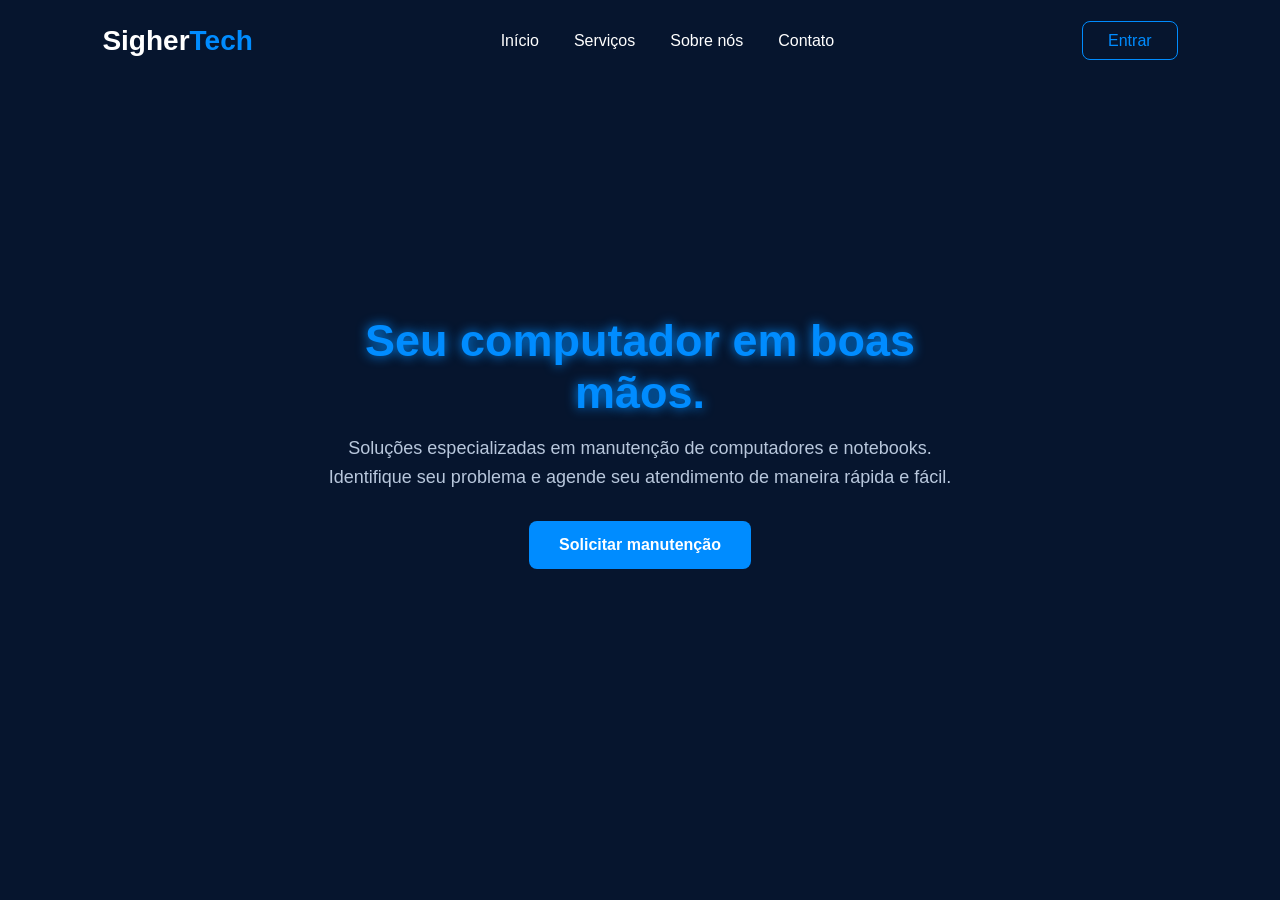
<file: index.html>
<!DOCTYPE html>
<html lang="en">
<head>
    <meta charset="UTF-8">
    <meta name="viewport" content="width=device-width, initial-scale=1.0">
    <title>SigherTech | Início</title>
    <link rel="stylesheet" href="main.css">
</head>

<body>

<header>
    <div class="logo">
        <h2>Sigher<span>Tech</span></h2>
    </div>

    <nav>
        <a href="index.html">Início</a>
        <a href="services.html">Serviços</a>
        <a href="about.html">Sobre nós</a>
        <a href="contact.html">Contato</a>
    </nav>

    <div class="login">
        <a href="#">Entrar</a>
    </div>
</header>

    <main>
        <div class="conteudo">
            <h1>Seu computador em boas mãos.</h1>

            <p>
                Soluções especializadas em manutenção
                de computadores e notebooks.
                Identifique seu problema e agende
                seu atendimento de maneira rápida e fácil.
            </p>

            <a href="maintenance.html" class="botao">Solicitar manutenção</a>
        </div>
    </main>
</body>
</html>
</file>
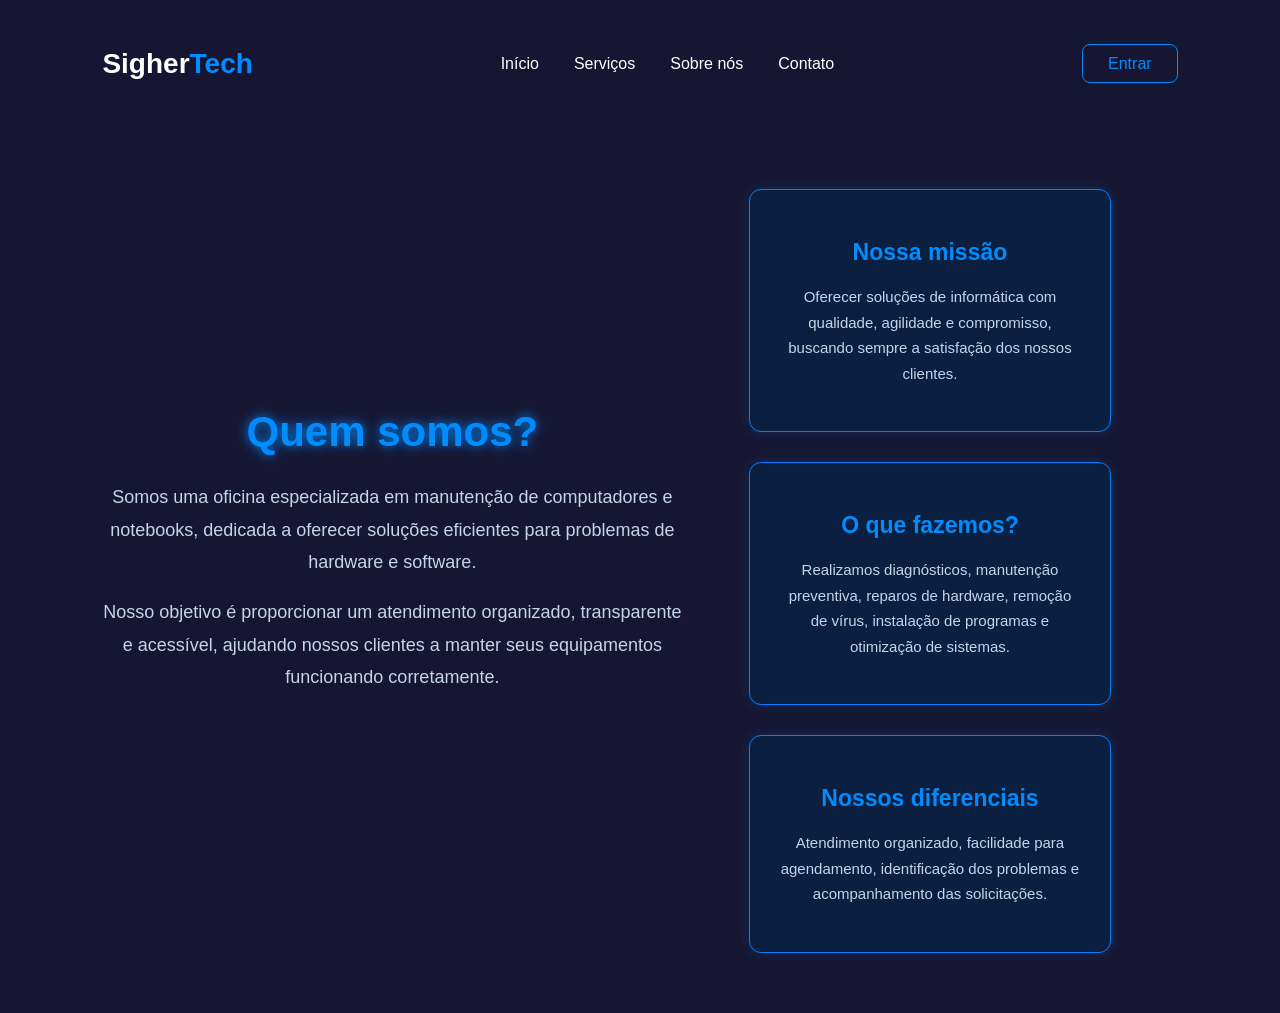
<file: about.html>
<!DOCTYPE html>
<html lang="pt-br">
<head>
    <meta charset="UTF-8">
    <meta name="viewport" content="width=device-width, initial-scale=1.0">
    <title>SigherTech | Sobre Nós</title>
    <link rel="stylesheet" href="about.css">
</head>

<body>

<header>
    <div class="logo">
        <h2>Sigher<span>Tech</span></h2>
    </div>

    <nav>
        <a href="index.html">Início</a>
        <a href="services.html">Serviços</a>
        <a href="about.html">Sobre nós</a>
        <a href="contact.html">Contato</a>
    </nav>

    <div class="login">
        <a href="#">Entrar</a>
    </div>
</header>

    <main class="sobre">

        <section class="apresentacao">
            <h1>Quem somos?</h1>

            <p>
                Somos uma oficina especializada em manutenção
                de computadores e notebooks, dedicada a oferecer
                soluções eficientes para problemas de hardware
                e software.
            </p>

            <p>
                Nosso objetivo é proporcionar um atendimento
                organizado, transparente e acessível, ajudando
                nossos clientes a manter seus equipamentos
                funcionando corretamente.
            </p>
        </section>

        <section class="informacoes">

            <div class="card-sobre">
                <h2>Nossa missão</h2>
                <p>
                    Oferecer soluções de informática com qualidade,
                    agilidade e compromisso, buscando sempre a
                    satisfação dos nossos clientes.
                </p>
            </div>

            <div class="card-sobre">
                <h2>O que fazemos?</h2>
                <p>
                    Realizamos diagnósticos, manutenção preventiva,
                    reparos de hardware, remoção de vírus,
                    instalação de programas e otimização de sistemas.
                </p>
            </div>

            <div class="card-sobre">
                <h2>Nossos diferenciais</h2>
                <p>
                    Atendimento organizado, facilidade para
                    agendamento, identificação dos problemas
                    e acompanhamento das solicitações.
                </p>
            </div>

        </section>

    </main>

</body>
</html>
</file>
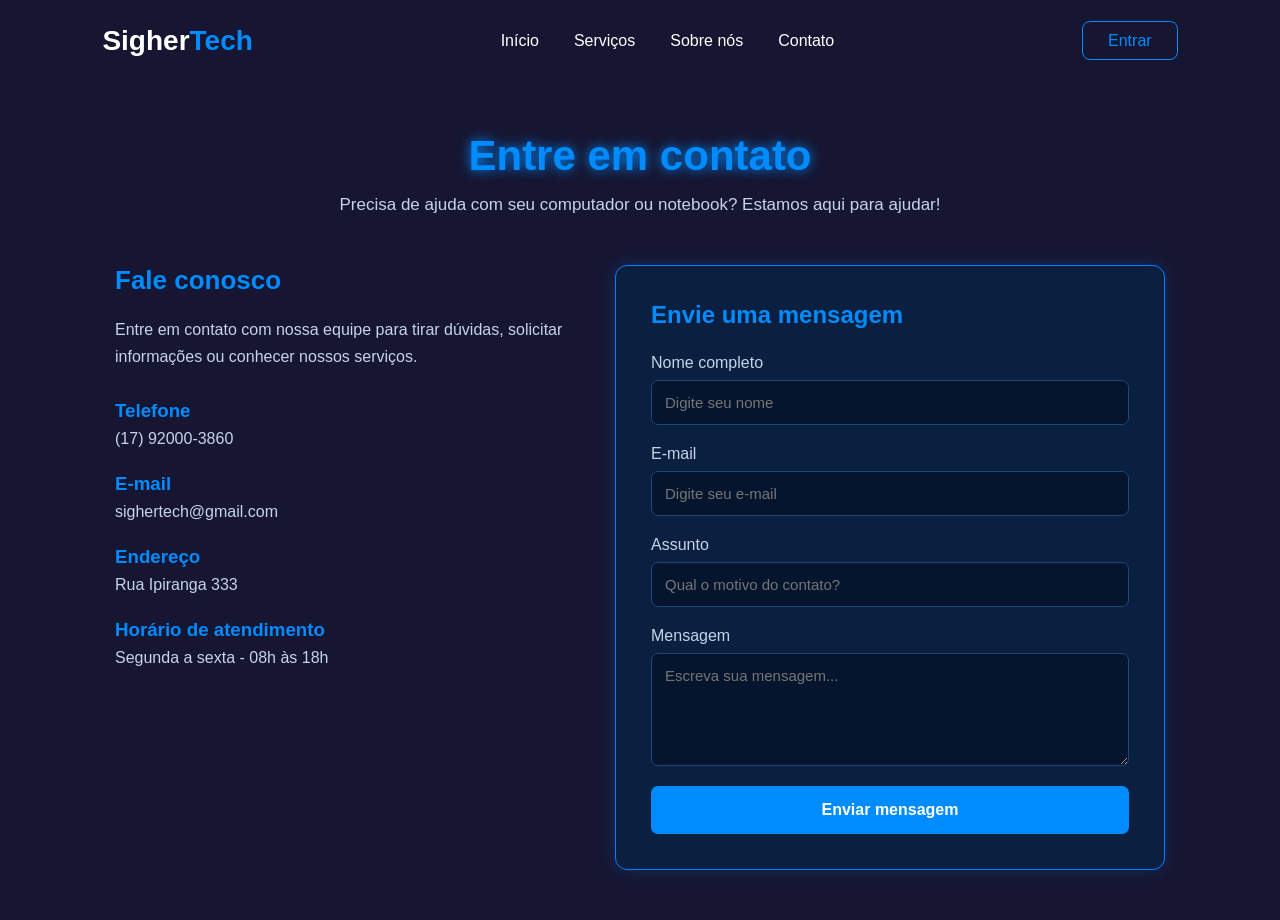
<file: contact.html>
<!DOCTYPE html>
<html lang="pt-br">

<head>
    <meta charset="UTF-8">
    <meta name="viewport" content="width=device-width, initial-scale=1.0">
    <title>Contato | SigherTech</title>
    <link rel="stylesheet" href="contact.css">
</head>

<body>

    <header>
        <div class="logo">
            <h2>Sigher<span>Tech</span></h2>
        </div>

        <nav>
            <a href="index.html">Início</a>
            <a href="services.html">Serviços</a>
            <a href="about.html">Sobre nós</a>
            <a href="contact.html">Contato</a>
        </nav>

        <div class="login">
            <a href="#">Entrar</a>
        </div>
    </header>

    <main class="contato">

        <section class="titulo-contato">
            <h1>Entre em contato</h1>

            <p>
                Precisa de ajuda com seu computador ou notebook?
                Estamos aqui para ajudar!
            </p>
        </section>

        <section class="conteudo-contato">

            <!-- INFORMAÇÕES DE CONTATO -->

            <div class="informacoes-contato">

                <h2>Fale conosco</h2>

                <p>
                    Entre em contato com nossa equipe para tirar
                    dúvidas, solicitar informações ou conhecer
                    nossos serviços.
                </p>

                <div class="item-contato">
                    <h3>Telefone</h3>
                    <p>(17) 92000-3860</p>
                </div>

                <div class="item-contato">
                    <h3>E-mail</h3>
                    <p>sighertech@gmail.com</p>
                </div>

                <div class="item-contato">
                    <h3>Endereço</h3>
                    <p>Rua Ipiranga 333</p>
                </div>

                <div class="item-contato">
                    <h3>Horário de atendimento</h3>
                    <p>Segunda a sexta - 08h às 18h</p>
                </div>

            </div>


            <!-- FORMULÁRIO DE CONTATO -->

            <div class="formulario-contato">

                <h2>Envie uma mensagem</h2>

                <form>

                    <label for="nome">Nome completo</label>
                    <input type="text" id="nome"
                    placeholder="Digite seu nome">

                    <label for="email">E-mail</label>
                    <input type="email" id="email"
                    placeholder="Digite seu e-mail">

                    <label for="assunto">Assunto</label>
                    <input type="text" id="assunto"
                    placeholder="Qual o motivo do contato?">

                    <label for="mensagem">Mensagem</label>
                    <textarea id="mensagem"
                    placeholder="Escreva sua mensagem..."
                    rows="5"></textarea>

                    <button type="submit">
                        Enviar mensagem
                    </button>

                </form>

            </div>

        </section>

    </main>

</body>
</html>
</file>
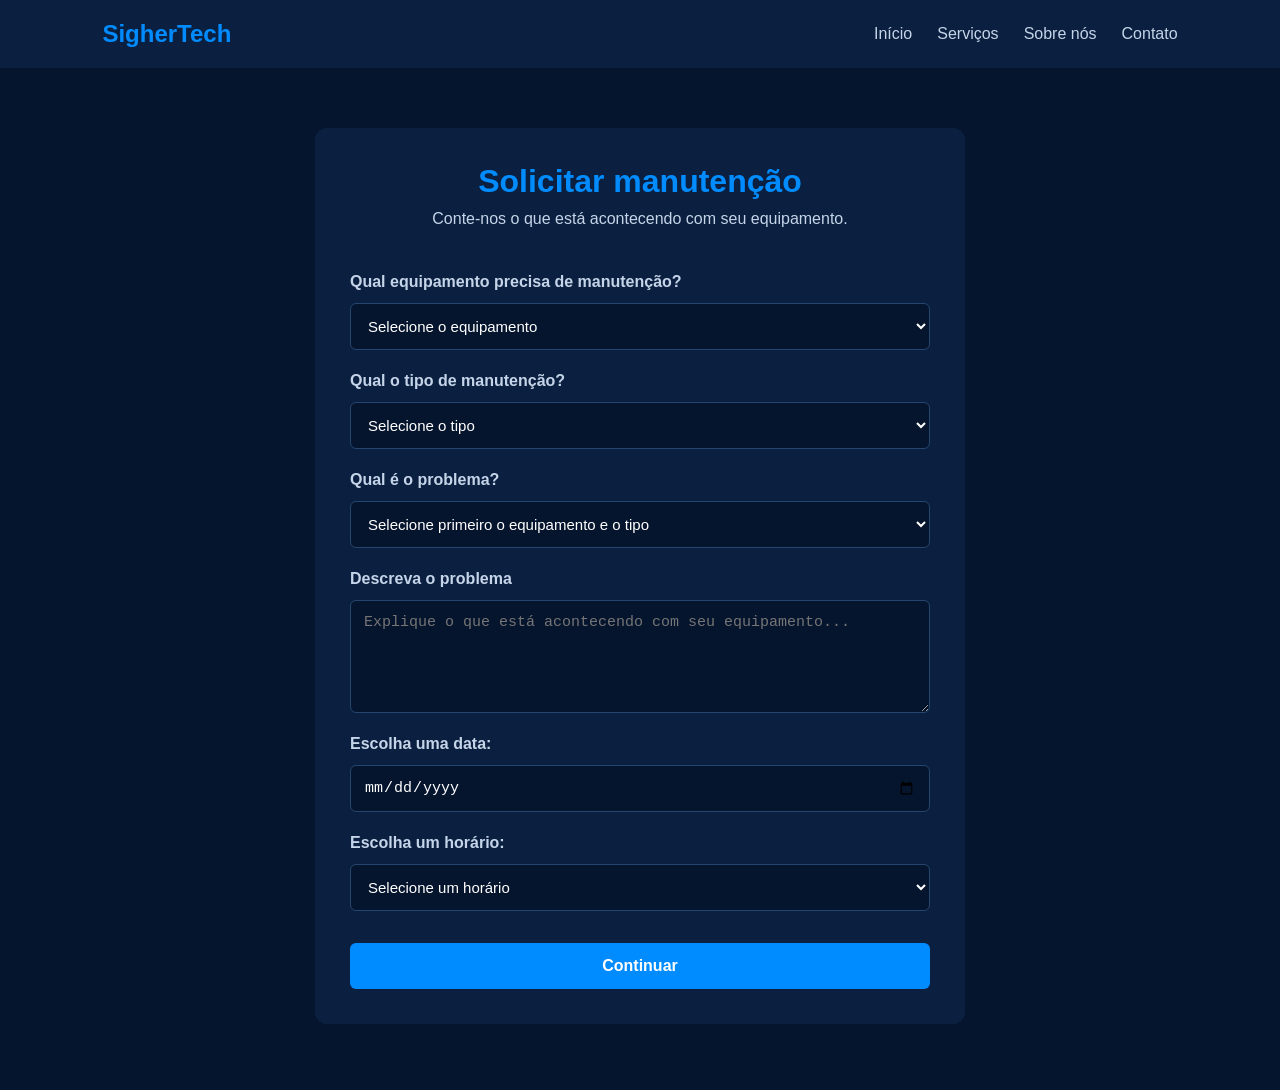
<file: maintenance.html>
<!DOCTYPE html>
<html lang="pt-BR">
<head>
    <meta charset="UTF-8">
    <meta name="viewport" content="width=device-width, initial-scale=1.0">
    <title>Solicitar Manutenção | SigherTech</title>
    <link rel="stylesheet" href="maintenance.css">
</head>
<body>

    <header>
        <div class="logo">SigherTech</div>

        <nav>
            <a href="index.html">Início</a>
            <a href="services.html">Serviços</a>
            <a href="about.html">Sobre nós</a>
            <a href="contact.html">Contato</a>
        </nav>
    </header>

    <main class="maintenance-container">

        <h1>Solicitar manutenção</h1>
        <p class="subtitle">
            Conte-nos o que está acontecendo com seu equipamento.
        </p>

        <form>

            <label for="device">Qual equipamento precisa de manutenção?</label>
            <select id="device" name="device" required>
                <option value="">Selecione o equipamento</option>
                <option value="computador">Computador</option>
                <option value="notebook">Notebook</option>
            </select>

            <label for="type">Qual o tipo de manutenção?</label>
            <select id="type" name="type" required>
                <option value="">Selecione o tipo</option>
                <option value="hardware">Hardware</option>
                <option value="software">Software</option>
            </select>

            <label for="category">Qual é o problema?</label>
            <select id="category" name="category" required>
                <option value="">Selecione primeiro o equipamento e o tipo</option>
            </select>

            <label for="description">Descreva o problema</label>
            <textarea
                id="description"
                name="description"
                placeholder="Explique o que está acontecendo com seu equipamento..."
                rows="5"
                required
            ></textarea>

            <label for="appointment-date">Escolha uma data:</label>
            <input
                type="date"
                id="appointment-date"
                name="appointment-date"
                required
            >

            <label for="appointment-time">Escolha um horário:</label>
            <select id="appointment-time" name="appointment-time" required>
                <option value="">Selecione um horário</option>
                <option value="08:00">08:00</option>
                <option value="09:00">09:00</option>
                <option value="10:00">10:00</option>
                <option value="11:00">11:00</option>
                <option value="13:00">13:00</option>
                <option value="14:00">14:00</option>
                <option value="15:00">15:00</option>
                <option value="16:00">16:00</option>
                <option value="17:00">17:00</option>
            </select>


            <button type="submit">Continuar</button>

        </form>

    </main>
<script src="maintenance.js"></script>
</body>
</html>
</file>
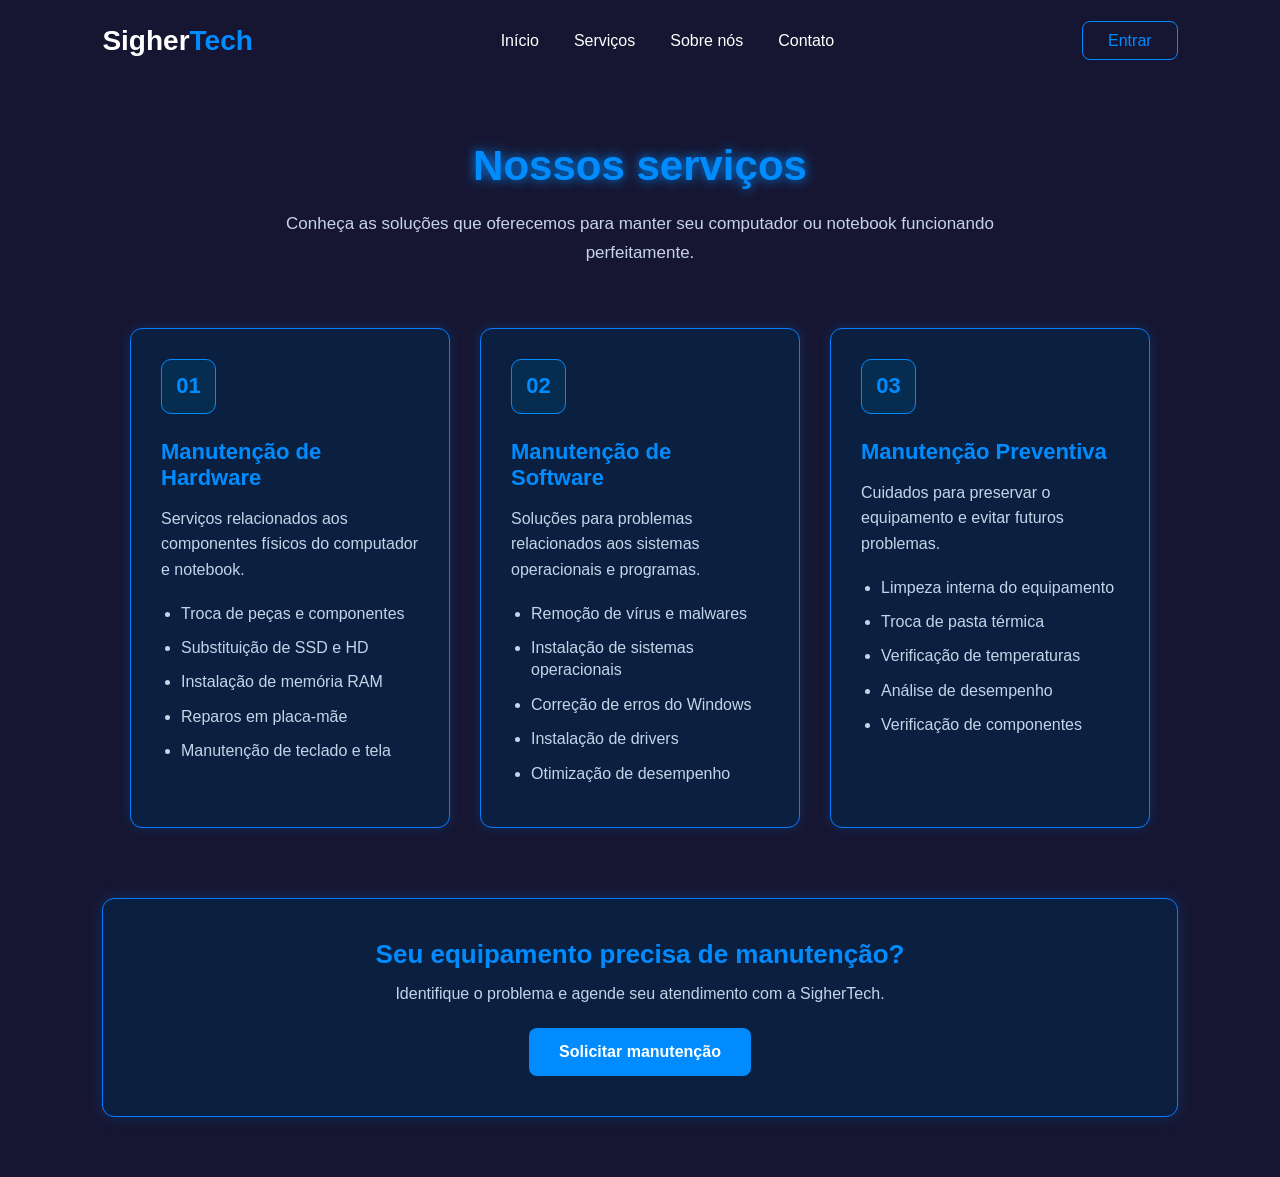
<file: services.html>
<!DOCTYPE html>
<html lang="pt-br">

<head>
    <meta charset="UTF-8">
    <meta name="viewport" content="width=device-width, initial-scale=1.0">
    <title>Serviços | SigherTech</title>
    <link rel="stylesheet" href="services.css">
</head>

<body>

    <header>
        <div class="logo">
            <h2>Sigher<span>Tech</span></h2>
        </div>

        <nav>
            <a href="index.html">Início</a>
            <a href="services.html">Serviços</a>
            <a href="about.html">Sobre nós</a>
            <a href="contact.html">Contato</a>
        </nav>

        <div class="login">
            <a href="#">Entrar</a>
        </div>
    </header>


    <main class="servicos">

        <section class="titulo-servicos">

            <h1>Nossos serviços</h1>

            <p>
                Conheça as soluções que oferecemos para
                manter seu computador ou notebook funcionando
                perfeitamente.
            </p>

        </section>


        <section class="categorias-servicos">

            <!-- HARDWARE -->

            <div class="card-servico">

                <div class="icone-servico">
                    <h2>01</h2>
                </div>

                <h2>Manutenção de Hardware</h2>

                <p>
                    Serviços relacionados aos componentes
                    físicos do computador e notebook.
                </p>

                <ul>
                    <li>Troca de peças e componentes</li>
                    <li>Substituição de SSD e HD</li>
                    <li>Instalação de memória RAM</li>
                    <li>Reparos em placa-mãe</li>
                    <li>Manutenção de teclado e tela</li>
                </ul>

            </div>


            <!-- SOFTWARE -->

            <div class="card-servico">

                <div class="icone-servico">
                    <h2>02</h2>
                </div>

                <h2>Manutenção de Software</h2>

                <p>
                    Soluções para problemas relacionados
                    aos sistemas operacionais e programas.
                </p>

                <ul>
                    <li>Remoção de vírus e malwares</li>
                    <li>Instalação de sistemas operacionais</li>
                    <li>Correção de erros do Windows</li>
                    <li>Instalação de drivers</li>
                    <li>Otimização de desempenho</li>
                </ul>

            </div>


            <!-- PREVENTIVA -->

            <div class="card-servico">

                <div class="icone-servico">
                    <h2>03</h2>
                </div>

                <h2>Manutenção Preventiva</h2>

                <p>
                    Cuidados para preservar o equipamento
                    e evitar futuros problemas.
                </p>

                <ul>
                    <li>Limpeza interna do equipamento</li>
                    <li>Troca de pasta térmica</li>
                    <li>Verificação de temperaturas</li>
                    <li>Análise de desempenho</li>
                    <li>Verificação de componentes</li>
                </ul>

            </div>

        </section>


        <section class="chamada-servicos">

            <h2>Seu equipamento precisa de manutenção?</h2>

            <p>
                Identifique o problema e agende seu atendimento
                com a SigherTech.
            </p>

            <a href="maintenance.html" class="botao-servicos">
                Solicitar manutenção
            </a>

        </section>

    </main>
</body>
</html>
</file>
<file: main.css>
body{
    margin: 0;
    min-height: 100vh;
    background: rgb(22, 22, 50);
    font-family: Arial, sans-serif;
}

* {
    margin: 0;
    padding: 0;
    box-sizing: border-box;
}

body {
    background-color: #06152e;
    color: white;
    font-family: Arial, sans-serif;
}

/* MENU SUPERIOR */
header {
    display: flex;
    justify-content: space-between;
    align-items: center;
    padding: 25px 8%;
}

/* LOGO */
.logo h2 {
    font-size: 28px;
    color: white;
}

.logo span {
    color: #008cff;
}

/* LINKS DO MENU */
nav {
    display: flex;
    gap: 35px;
}

nav a {
    color: white;
    text-decoration: none;
    font-size: 16px;
    transition: 0.3s;
}

nav a:hover {
    color: #008cff;
}

/* LOGIN */
.login a {
    color: #008cff;
    text-decoration: none;
    border: 1px solid #008cff;
    padding: 10px 25px;
    border-radius: 8px;
}

/* CONTEÚDO CENTRAL */
main {
    min-height: 80vh;
    display: flex;
    align-items: center;
    justify-content: center;
    text-align: center;
}

.conteudo {
    max-width: 700px;
    padding: 30px;
}

.conteudo h1 {
    font-size: 45px;
    margin-bottom: 20px;
    color: #008cff;
    margin-bottom: 15px;

    text-shadow: 0 0 12px #008cff;
}

.conteudo p {
    color: #b8c7dc;
    font-size: 18px;
    line-height: 1.6;
    margin-bottom: 30px;
}

/* BOTÃO */
.botao {
    display: inline-block;
    background-color: #008cff;
    color: white;
    padding: 15px 30px;
    border-radius: 8px;
    text-decoration: none;
    font-weight: bold;
    transition: 0.3s;
}

.botao:hover {
    background-color: #0066cc;
    box-shadow: 0 0 15px #008cff;
}
</file>
<file: about.css>
body{
    margin: 0;
    min-height: 100vh;
    background: rgb(22, 22, 50);
    font-family: Arial, sans-serif;
}



/* PÁGINA SOBRE NÓS */

.sobre {
    min-height: 85vh;
    padding: 60px 8%;
}

/* APRESENTAÇÃO */

.apresentacao {
    text-align: center;
    max-width: 850px;
    margin: 0 auto 60px;
}

.apresentacao h1 {
    font-size: 42px;
    color: #008cff;
    margin-bottom: 25px;
    text-shadow: 0 0 12px #008cff;
}

.apresentacao p {
    color: #c5d4e8;
    font-size: 18px;
    line-height: 1.8;
    margin-bottom: 15px;
}

/* CARDS INFORMATIVOS */

.informacoes {
    display: flex;
    justify-content: center;
    gap: 30px;
    flex-wrap: wrap;
}

.card-sobre {
    background-color: #0b2040;
    border: 1px solid #087cff;
    border-radius: 12px;

    padding: 30px;
    width: 300px;

    box-shadow: 0 0 12px rgba(0, 140, 255, 0.2);

    transition: 0.3s;
}

.card-sobre:hover {
    transform: translateY(-8px);
    box-shadow: 0 0 20px rgba(0, 140, 255, 0.5);
}

.card-sobre h2 {
    color: #008cff;
    font-size: 23px;
    margin-bottom: 18px;
}

.card-sobre p {
    color: #c5d4e8;
    font-size: 15px;
    line-height: 1.7;
}
.logo h2 {
    font-size: 28px;
    color: white;
}

.logo span {
    color: #008cff;
}
header {
    display: flex;
    justify-content: space-between;
    align-items: center;
    padding: 25px 8%;
}
/* LINKS DO MENU */
nav {
    display: flex;
    gap: 35px;
}

nav a {
    color: white;
    text-decoration: none;
    font-size: 16px;
    transition: 0.3s;
}

nav a:hover {
    color: #008cff;
}

/* LOGIN */
.login a {
    color: #008cff;
    text-decoration: none;
    border: 1px solid #008cff;
    padding: 10px 25px;
    border-radius: 8px;
}

/* CONTEÚDO CENTRAL */
main {
    min-height: 80vh;
    display: flex;
    align-items: center;
    justify-content: center;
    text-align: center;
}

.conteudo {
    max-width: 700px;
    padding: 30px;
}

.conteudo h1 {
    font-size: 45px;
    margin-bottom: 20px;
}

.conteudo p {
    color: #b8c7dc;
    font-size: 18px;
    line-height: 1.6;
    margin-bottom: 30px;
}

/* BOTÃO */
.botao {
    display: inline-block;
    background-color: #008cff;
    color: white;
    padding: 15px 30px;
    border-radius: 8px;
    text-decoration: none;
    font-weight: bold;
    transition: 0.3s;
}

.botao:hover {
    background-color: #0066cc;
    box-shadow: 0 0 15px #008cff;
}
</file>
<file: contact.css>
/* CONFIGURAÇÕES GERAIS */

* {
    margin: 0;
    padding: 0;
    box-sizing: border-box;
}

body {
    background-color: #06152e;
    color: white;
    font-family: Arial, sans-serif;
}


/* MENU SUPERIOR */

header {
    display: flex;
    justify-content: space-between;
    align-items: center;
    padding: 25px 8%;
}

.logo h2 {
    font-size: 28px;
    color: white;
}

.logo span {
    color: #008cff;
}

nav {
    display: flex;
    gap: 35px;
}

nav a {
    color: white;
    text-decoration: none;
    transition: 0.3s;
}

nav a:hover {
    color: #008cff;
}

.login a {
    color: #008cff;
    text-decoration: none;
    border: 1px solid #008cff;
    padding: 10px 25px;
    border-radius: 8px;
}


/* PÁGINA DE CONTATO */

.contato {
    min-height: 85vh;
    padding: 50px 8%;
}


/* TÍTULO */

.titulo-contato {
    text-align: center;
    margin-bottom: 50px;
}

.titulo-contato h1 {
    font-size: 42px;
    color: #008cff;
    margin-bottom: 15px;

    text-shadow: 0 0 12px #008cff;
}

.titulo-contato p {
    color: #c5d4e8;
    font-size: 17px;
}


/* ORGANIZAÇÃO DAS COLUNAS */

.conteudo-contato {
    display: flex;
    justify-content: center;
    gap: 50px;
    flex-wrap: wrap;
}


/* INFORMAÇÕES */

.informacoes-contato {
    flex: 1;
    min-width: 280px;
    max-width: 450px;
}

.informacoes-contato h2 {
    color: #008cff;
    font-size: 26px;
    margin-bottom: 20px;
}

.informacoes-contato > p {
    color: #c5d4e8;
    line-height: 1.7;
    margin-bottom: 30px;
}

.item-contato {
    margin-bottom: 25px;
}

.item-contato h3 {
    color: #008cff;
    margin-bottom: 8px;
}

.item-contato p {
    color: #c5d4e8;
}


/* FORMULÁRIO */

.formulario-contato {
    flex: 1;
    min-width: 280px;
    max-width: 550px;

    background-color: #0b2040;

    padding: 35px;

    border: 1px solid #087cff;
    border-radius: 12px;

    box-shadow: 0 0 15px rgba(0, 140, 255, 0.2);
}

.formulario-contato h2 {
    color: #008cff;
    margin-bottom: 25px;
}


/* CAMPOS */

.formulario-contato form {
    display: flex;
    flex-direction: column;
}

.formulario-contato label {
    color: #c5d4e8;
    margin-bottom: 8px;
}

.formulario-contato input,
.formulario-contato textarea {
    background-color: #06152e;
    border: 1px solid #1d4777;

    padding: 13px;
    margin-bottom: 20px;

    border-radius: 7px;

    color: white;
    font-size: 15px;

    outline: none;
}

.formulario-contato input:focus,
.formulario-contato textarea:focus {
    border-color: #008cff;
    box-shadow: 0 0 8px rgba(0, 140, 255, 0.4);
}

.formulario-contato textarea {
    resize: vertical;
    font-family: Arial, sans-serif;
}


/* BOTÃO */

.formulario-contato button {
    background-color: #008cff;
    color: white;

    border: none;
    border-radius: 7px;

    padding: 15px;

    font-size: 16px;
    font-weight: bold;

    cursor: pointer;
    transition: 0.3s;
}

.formulario-contato button:hover {
    background-color: #0066cc;
    box-shadow: 0 0 15px #008cff;
}


/* RESPONSIVIDADE */

@media (max-width: 768px) {

    header {
        flex-direction: column;
        gap: 20px;
    }

    nav {
        flex-wrap: wrap;
        justify-content: center;
        gap: 15px;
    }

    .contato {
        padding: 35px 5%;
    }

    .titulo-contato h1 {
        font-size: 32px;
    }

    .conteudo-contato {
        flex-direction: column;
    }

    .informacoes-contato,
    .formulario-contato {
        max-width: 100%;
    }
}
body{
    margin: 0;
    min-height: 100vh;
    background: rgb(22, 22, 50);
}
</file>
<file: maintenance.css>
* {
    margin: 0;
    padding: 0;
    box-sizing: border-box;
}

body {
    background-color: #06152e;
    color: #ffffff;
    font-family: Arial, sans-serif;
}

header {
    display: flex;
    justify-content: space-between;
    align-items: center;
    padding: 20px 8%;
    background-color: #0b2040;
}

.logo {
    color: #008cff;
    font-size: 24px;
    font-weight: bold;
}

nav {
    display: flex;
    gap: 25px;
}

nav a {
    color: #c5d4e8;
    text-decoration: none;
}

nav a:hover {
    color: #008cff;
}

.maintenance-container {
    max-width: 650px;
    margin: 60px auto;
    padding: 35px;
    background-color: #0b2040;
    border-radius: 12px;
}

h1 {
    color: #008cff;
    text-align: center;
    margin-bottom: 10px;
}

.subtitle {
    color: #c5d4e8;
    text-align: center;
    margin-bottom: 35px;
}

form {
    display: flex;
    flex-direction: column;
    gap: 12px;
}

label {
    color: #c5d4e8;
    font-weight: bold;
    margin-top: 10px;
}

select,
textarea {
    width: 100%;
    padding: 13px;
    border: 1px solid #24466e;
    border-radius: 6px;
    background-color: #06152e;
    color: #ffffff;
    font-size: 15px;
}

textarea {
    resize: vertical;
}

button {
    margin-top: 20px;
    padding: 14px;
    background-color: #008cff;
    color: white;
    border: none;
    border-radius: 6px;
    font-size: 16px;
    font-weight: bold;
    cursor: pointer;
}

button:hover {
    background-color: #006dcc;
}

@media (max-width: 768px) {
    header {
        flex-direction: column;
        gap: 20px;
    }

    nav {
        flex-wrap: wrap;
        justify-content: center;
    }

    .maintenance-container {
        margin: 30px 15px;
        padding: 25px;
    }
}

select,
textarea,
input {
    width: 100%;
    padding: 13px;
    border: 1px solid #24466e;
    border-radius: 6px;
    background-color: #06152e;
    color: #ffffff;
    font-size: 15px;
}
</file>
<file: services.css>
/* CONFIGURAÇÕES GERAIS */

* {
    margin: 0;
    padding: 0;
    box-sizing: border-box;
}

body {
    background-color: #06152e;
    color: white;
    font-family: Arial, sans-serif;
}


/* MENU SUPERIOR */

header {
    display: flex;
    justify-content: space-between;
    align-items: center;
    padding: 25px 8%;
}

.logo h2 {
    font-size: 28px;
    color: white;
}

.logo span {
    color: #008cff;
}

nav {
    display: flex;
    gap: 35px;
}

nav a {
    color: white;
    text-decoration: none;
    transition: 0.3s;
}

nav a:hover {
    color: #008cff;
}

.login a {
    color: #008cff;
    text-decoration: none;
    border: 1px solid #008cff;
    padding: 10px 25px;
    border-radius: 8px;
}


/* PÁGINA DE SERVIÇOS */

.servicos {
    padding: 60px 8%;
    min-height: 85vh;
}


/* TÍTULO */

.titulo-servicos {
    text-align: center;
    max-width: 800px;
    margin: 0 auto 60px;
}

.titulo-servicos h1 {
    color: #008cff;
    font-size: 42px;
    margin-bottom: 20px;
    text-shadow: 0 0 12px #008cff;
}

.titulo-servicos p {
    color: #c5d4e8;
    font-size: 17px;
    line-height: 1.7;
}


/* CARDS */

.categorias-servicos {
    display: flex;
    justify-content: center;
    gap: 30px;
    flex-wrap: wrap;
}

.card-servico {
    background-color: #0b2040;

    border: 1px solid #087cff;
    border-radius: 12px;

    padding: 30px;

    width: 320px;

    box-shadow: 0 0 12px rgba(0, 140, 255, 0.2);

    transition: 0.3s;
}

.card-servico:hover {
    transform: translateY(-10px);

    box-shadow:
        0 0 15px #008cff,
        0 0 25px rgba(0, 140, 255, 0.4);
}


/* IDENTIFICAÇÃO DOS CARDS */

.icone-servico {
    background-color: #062c50;

    border: 1px solid #008cff;
    border-radius: 10px;

    width: 55px;
    height: 55px;

    display: flex;
    align-items: center;
    justify-content: center;

    margin-bottom: 25px;
}

.icone-servico h2 {
    color: #008cff;
    font-size: 22px;
}


/* TEXTOS DOS CARDS */

.card-servico > h2 {
    color: #008cff;
    font-size: 22px;
    margin-bottom: 15px;
}

.card-servico p {
    color: #c5d4e8;
    line-height: 1.6;
    margin-bottom: 20px;
}

.card-servico ul {
    padding-left: 20px;
}

.card-servico li {
    color: #c5d4e8;
    margin-bottom: 12px;
    line-height: 1.4;
}


/* CHAMADA FINAL */

.chamada-servicos {
    text-align: center;

    background-color: #0b2040;

    border: 1px solid #087cff;
    border-radius: 12px;

    padding: 40px 20px;

    margin-top: 70px;

    box-shadow: 0 0 15px rgba(0, 140, 255, 0.2);
}

.chamada-servicos h2 {
    color: #008cff;
    font-size: 26px;
    margin-bottom: 15px;
}

.chamada-servicos p {
    color: #c5d4e8;
    margin-bottom: 25px;
}


/* BOTÃO */

.botao-servicos {
    display: inline-block;

    background-color: #008cff;
    color: white;

    text-decoration: none;

    padding: 15px 30px;

    border-radius: 8px;

    font-weight: bold;

    transition: 0.3s;
}

.botao-servicos:hover {
    background-color: #0066cc;
    box-shadow: 0 0 15px #008cff;
}


/* RESPONSIVIDADE */

@media (max-width: 768px) {

    header {
        flex-direction: column;
        gap: 20px;
    }

    nav {
        flex-wrap: wrap;
        justify-content: center;
        gap: 15px;
    }

    .titulo-servicos h1 {
        font-size: 32px;
    }

    .card-servico {
        width: 100%;
    }

}
body{
    margin: 0;
    min-height: 100vh;
    background: rgb(22, 22, 50);
}
</file>
